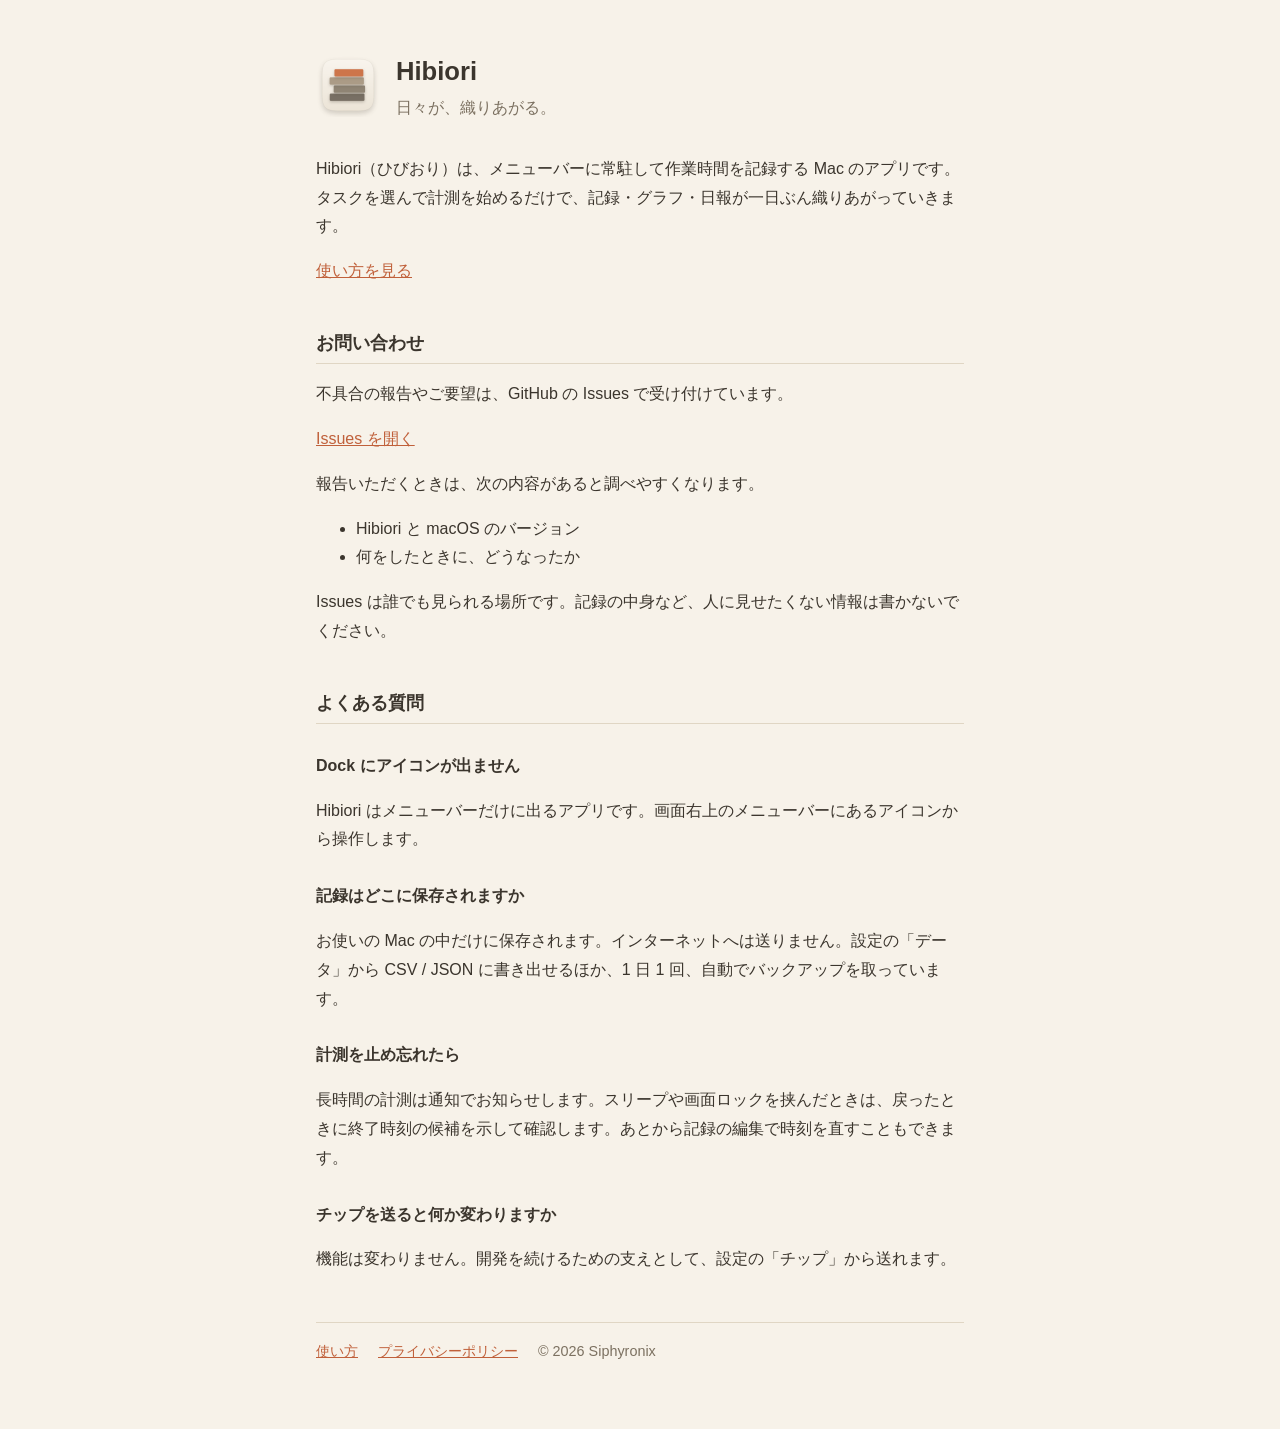
<file: index.html>
<!doctype html>
<html lang="ja">
<head>
  <meta charset="utf-8">
  <meta name="viewport" content="width=device-width, initial-scale=1">
  <title>Hibiori サポート</title>
  <meta name="description" content="メニューバーの作業時間記録アプリ Hibiori のサポートページ">
  <link rel="icon" href="icon.png">
  <link rel="stylesheet" href="style.css">
</head>
<body>
<main>
  <header>
    <img src="icon.png" alt="">
    <div>
      <h1>Hibiori</h1>
      <p class="tagline">日々が、織りあがる。</p>
    </div>
  </header>

  <p>Hibiori（ひびおり）は、メニューバーに常駐して作業時間を記録する Mac のアプリです。タスクを選んで計測を始めるだけで、記録・グラフ・日報が一日ぶん織りあがっていきます。</p>

  <p><a href="guide.html">使い方を見る</a></p>

  <h2>お問い合わせ</h2>
  <p>不具合の報告やご要望は、GitHub の Issues で受け付けています。</p>
  <p><a href="https://github.com/hibiori-app/hibiori-site/issues">Issues を開く</a></p>
  <p>報告いただくときは、次の内容があると調べやすくなります。</p>
  <ul>
    <li>Hibiori と macOS のバージョン</li>
    <li>何をしたときに、どうなったか</li>
  </ul>
  <p>Issues は誰でも見られる場所です。記録の中身など、人に見せたくない情報は書かないでください。</p>

  <h2>よくある質問</h2>
  <h3>Dock にアイコンが出ません</h3>
  <p>Hibiori はメニューバーだけに出るアプリです。画面右上のメニューバーにあるアイコンから操作します。</p>

  <h3>記録はどこに保存されますか</h3>
  <p>お使いの Mac の中だけに保存されます。インターネットへは送りません。設定の「データ」から CSV / JSON に書き出せるほか、1 日 1 回、自動でバックアップを取っています。</p>

  <h3>計測を止め忘れたら</h3>
  <p>長時間の計測は通知でお知らせします。スリープや画面ロックを挟んだときは、戻ったときに終了時刻の候補を示して確認します。あとから記録の編集で時刻を直すこともできます。</p>

  <h3>チップを送ると何か変わりますか</h3>
  <p>機能は変わりません。開発を続けるための支えとして、設定の「チップ」から送れます。</p>

  <nav>
    <a href="guide.html">使い方</a>
    <a href="privacy.html">プライバシーポリシー</a>
    <span>© 2026 Siphyronix</span>
  </nav>
</main>
</body>
</html>
</file>
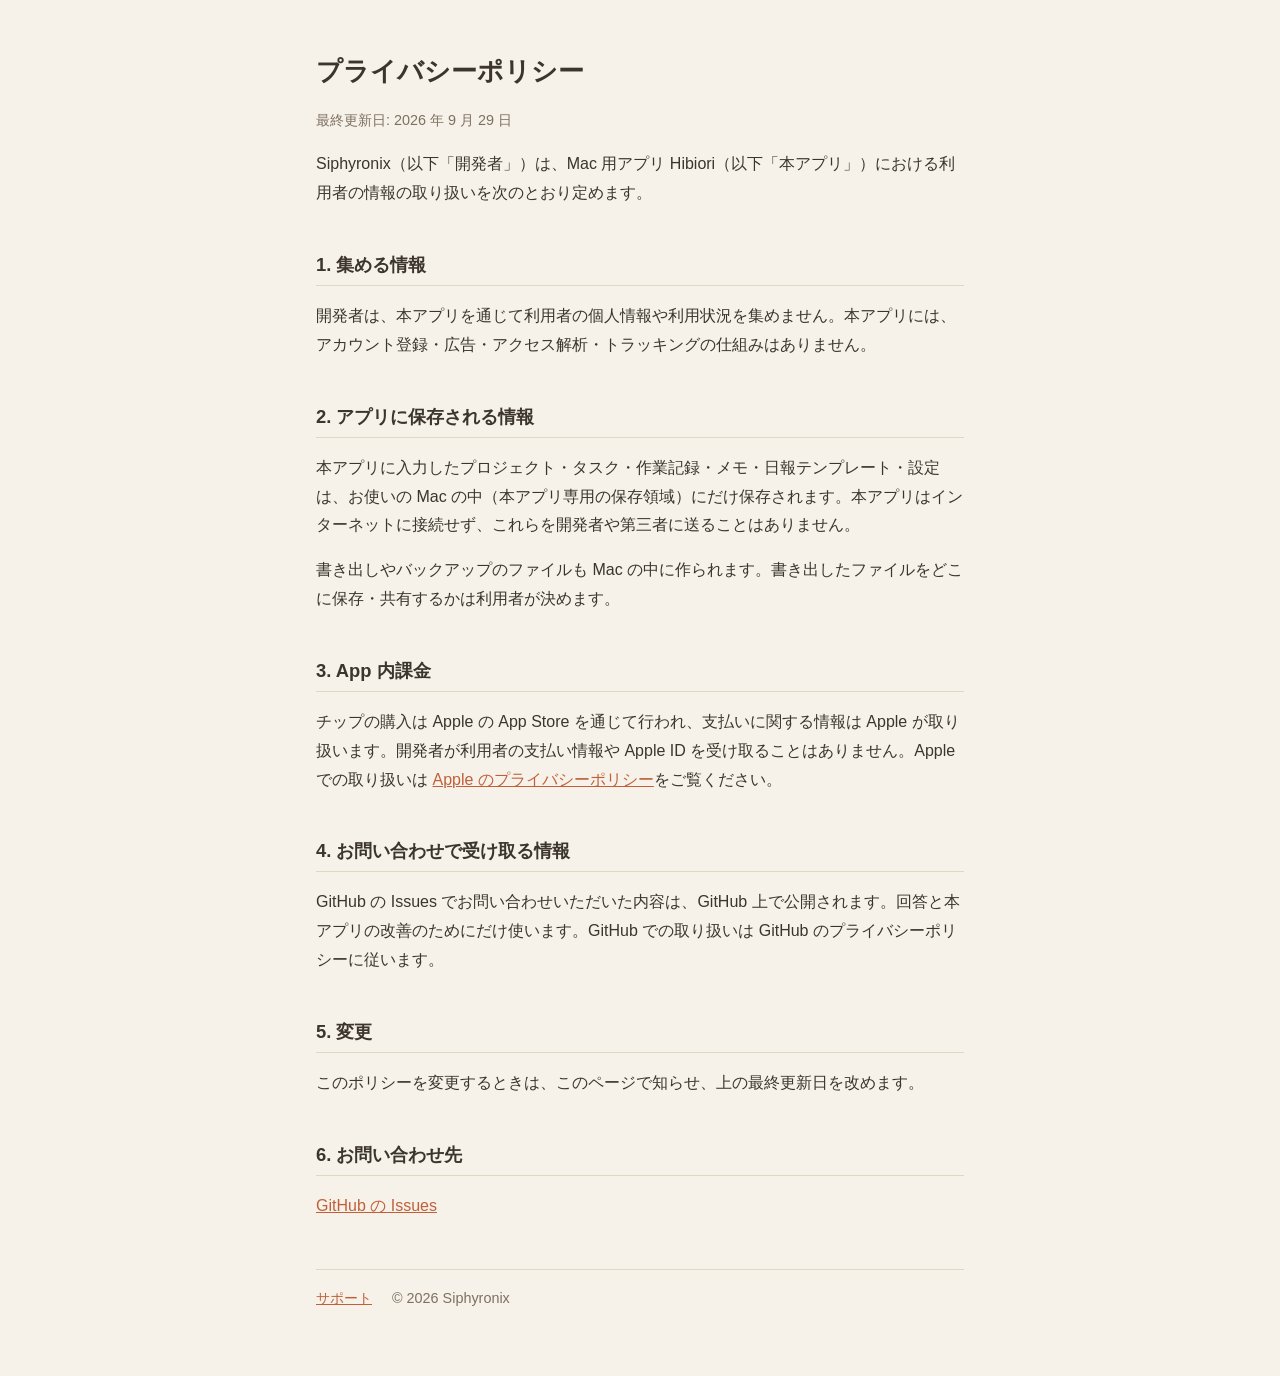
<file: privacy.html>
<!doctype html>
<html lang="ja">
<head>
  <meta charset="utf-8">
  <meta name="viewport" content="width=device-width, initial-scale=1">
  <title>Hibiori プライバシーポリシー</title>
  <meta name="description" content="Hibiori のプライバシーポリシー">
  <link rel="icon" href="icon.png">
  <link rel="stylesheet" href="style.css">
</head>
<body>
<main>
  <h1>プライバシーポリシー</h1>
  <p class="updated">最終更新日: 2026 年 9 月 29 日</p>

  <p>Siphyronix（以下「開発者」）は、Mac 用アプリ Hibiori（以下「本アプリ」）における利用者の情報の取り扱いを次のとおり定めます。</p>

  <h2>1. 集める情報</h2>
  <p>開発者は、本アプリを通じて利用者の個人情報や利用状況を集めません。本アプリには、アカウント登録・広告・アクセス解析・トラッキングの仕組みはありません。</p>

  <h2>2. アプリに保存される情報</h2>
  <p>本アプリに入力したプロジェクト・タスク・作業記録・メモ・日報テンプレート・設定は、お使いの Mac の中（本アプリ専用の保存領域）にだけ保存されます。本アプリはインターネットに接続せず、これらを開発者や第三者に送ることはありません。</p>
  <p>書き出しやバックアップのファイルも Mac の中に作られます。書き出したファイルをどこに保存・共有するかは利用者が決めます。</p>

  <h2>3. App 内課金</h2>
  <p>チップの購入は Apple の App Store を通じて行われ、支払いに関する情報は Apple が取り扱います。開発者が利用者の支払い情報や Apple ID を受け取ることはありません。Apple での取り扱いは <a href="https://www.apple.com/jp/legal/privacy/">Apple のプライバシーポリシー</a>をご覧ください。</p>

  <h2>4. お問い合わせで受け取る情報</h2>
  <p>GitHub の Issues でお問い合わせいただいた内容は、GitHub 上で公開されます。回答と本アプリの改善のためにだけ使います。GitHub での取り扱いは GitHub のプライバシーポリシーに従います。</p>

  <h2>5. 変更</h2>
  <p>このポリシーを変更するときは、このページで知らせ、上の最終更新日を改めます。</p>

  <h2>6. お問い合わせ先</h2>
  <p><a href="https://github.com/hibiori-app/hibiori-site/issues">GitHub の Issues</a></p>

  <nav>
    <a href="index.html">サポート</a>
    <span>© 2026 Siphyronix</span>
  </nav>
</main>
</body>
</html>
</file>
<file: style.css>
:root {
  --bg: #F7F2E9;
  --text: #3B352D;
  --muted: #7C7161;
  --accent: #C0603A;
  --rule: #E0D6C4;
}
@media (prefers-color-scheme: dark) {
  :root {
    --bg: #1F1C18;
    --text: #EDE6DA;
    --muted: #A89A85;
    --accent: #E08A64;
    --rule: #3A342C;
  }
}
* { box-sizing: border-box; }
body {
  margin: 0;
  background: var(--bg);
  color: var(--text);
  font-family: -apple-system, BlinkMacSystemFont, "Hiragino Sans", "Hiragino Kaku Gothic ProN", sans-serif;
  line-height: 1.8;
}
main { max-width: 680px; margin: 0 auto; padding: 48px 16px 64px; }
header { display: flex; align-items: center; gap: 16px; margin-bottom: 32px; }
header img { width: 64px; height: 64px; }
h1 { font-size: 1.6rem; margin: 0; }
.tagline { margin: 0; color: var(--muted); }
h2 { font-size: 1.15rem; margin-top: 40px; padding-bottom: 4px; border-bottom: 1px solid var(--rule); }
a { color: var(--accent); }
nav { margin-top: 48px; padding-top: 16px; border-top: 1px solid var(--rule); color: var(--muted); font-size: 0.9rem; }
nav a { margin-right: 16px; }
.updated { color: var(--muted); font-size: 0.9rem; }
h3 { font-size: 1rem; margin-top: 28px; }
.toc { padding-left: 1.4em; }
figure { margin: 20px 0; }
figure img { display: block; width: 100%; height: auto; border: 1px solid var(--rule); border-radius: 10px; }
figure.narrow img { max-width: 320px; }
kbd { font-family: inherit; font-size: 0.9em; padding: 1px 6px; border: 1px solid var(--rule); border-radius: 4px; white-space: nowrap; }
code { font-size: 0.9em; }
.icon { color: var(--muted); }
table { border-collapse: collapse; width: 100%; }
td { padding: 6px 8px; border-bottom: 1px solid var(--rule); vertical-align: top; }
td:first-child { white-space: nowrap; width: 1%; padding-right: 20px; }
.note { color: var(--muted); font-size: 0.9rem; }
</file>
